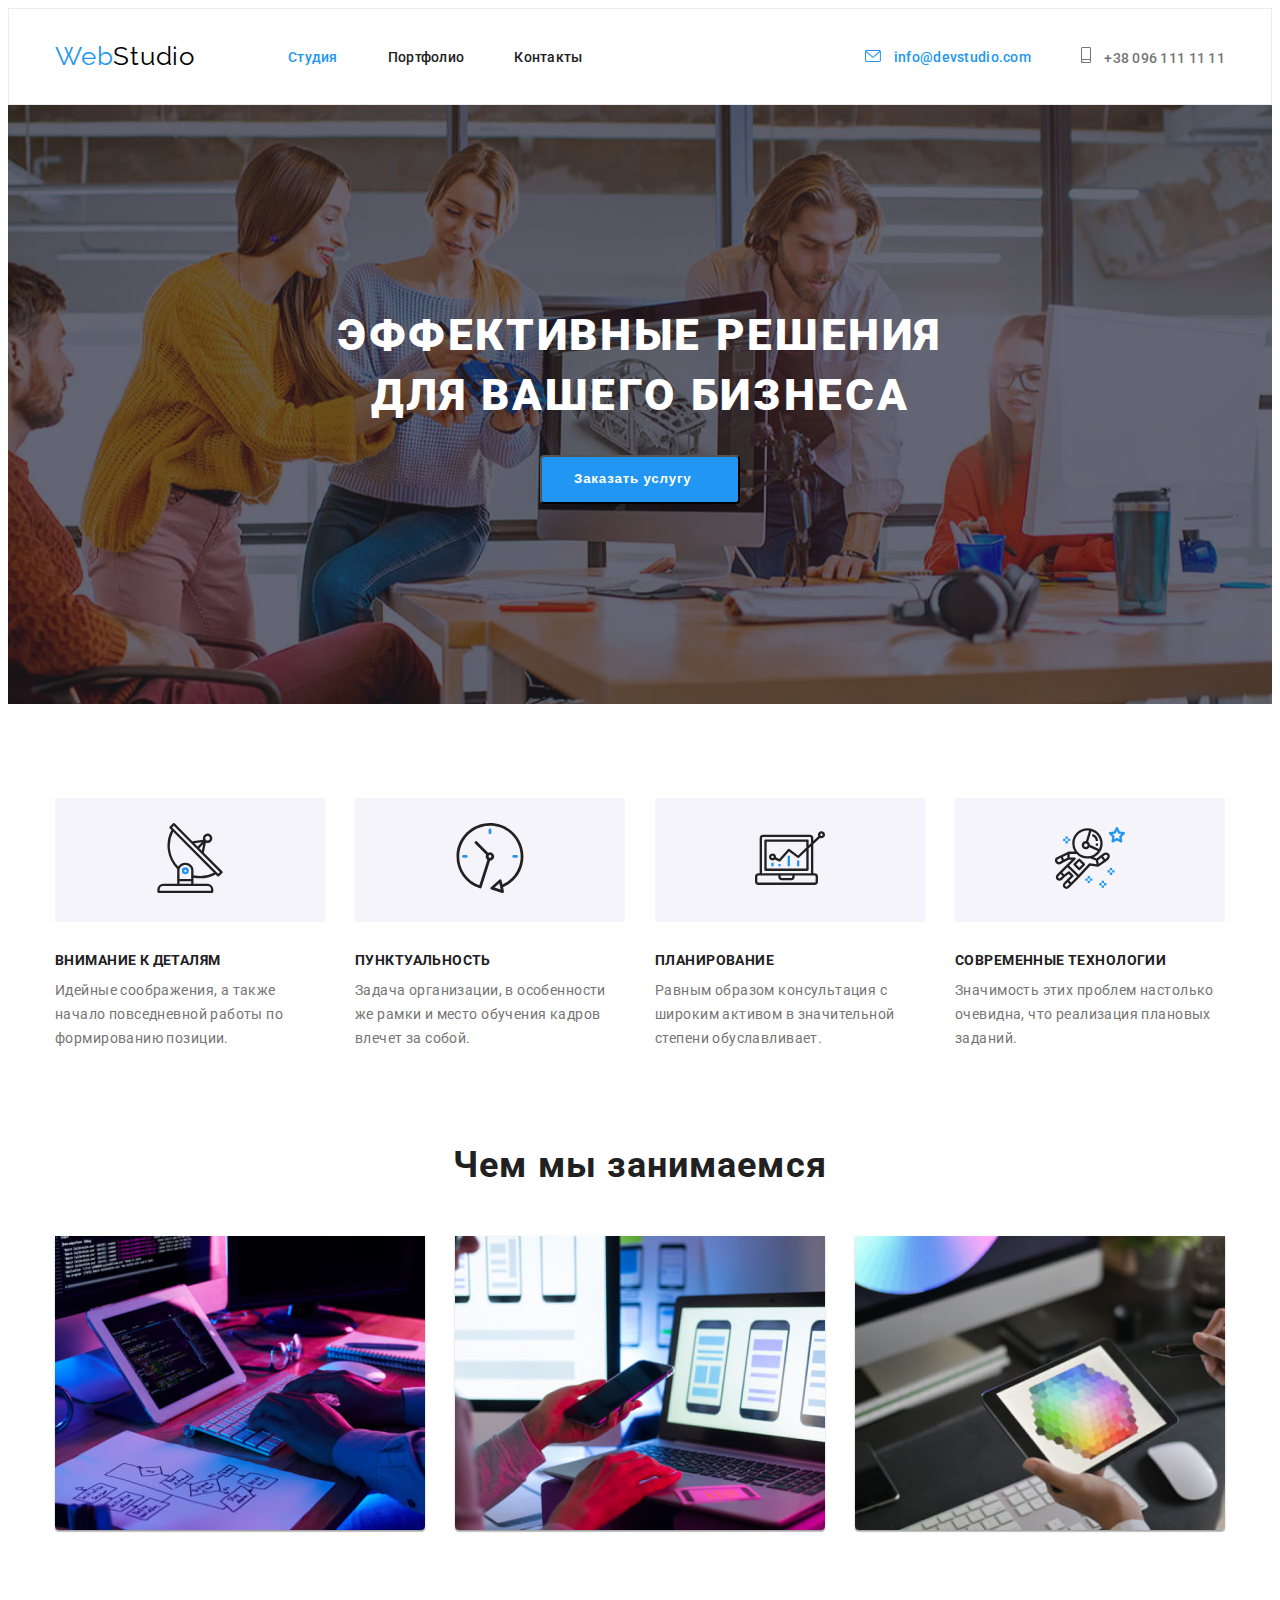
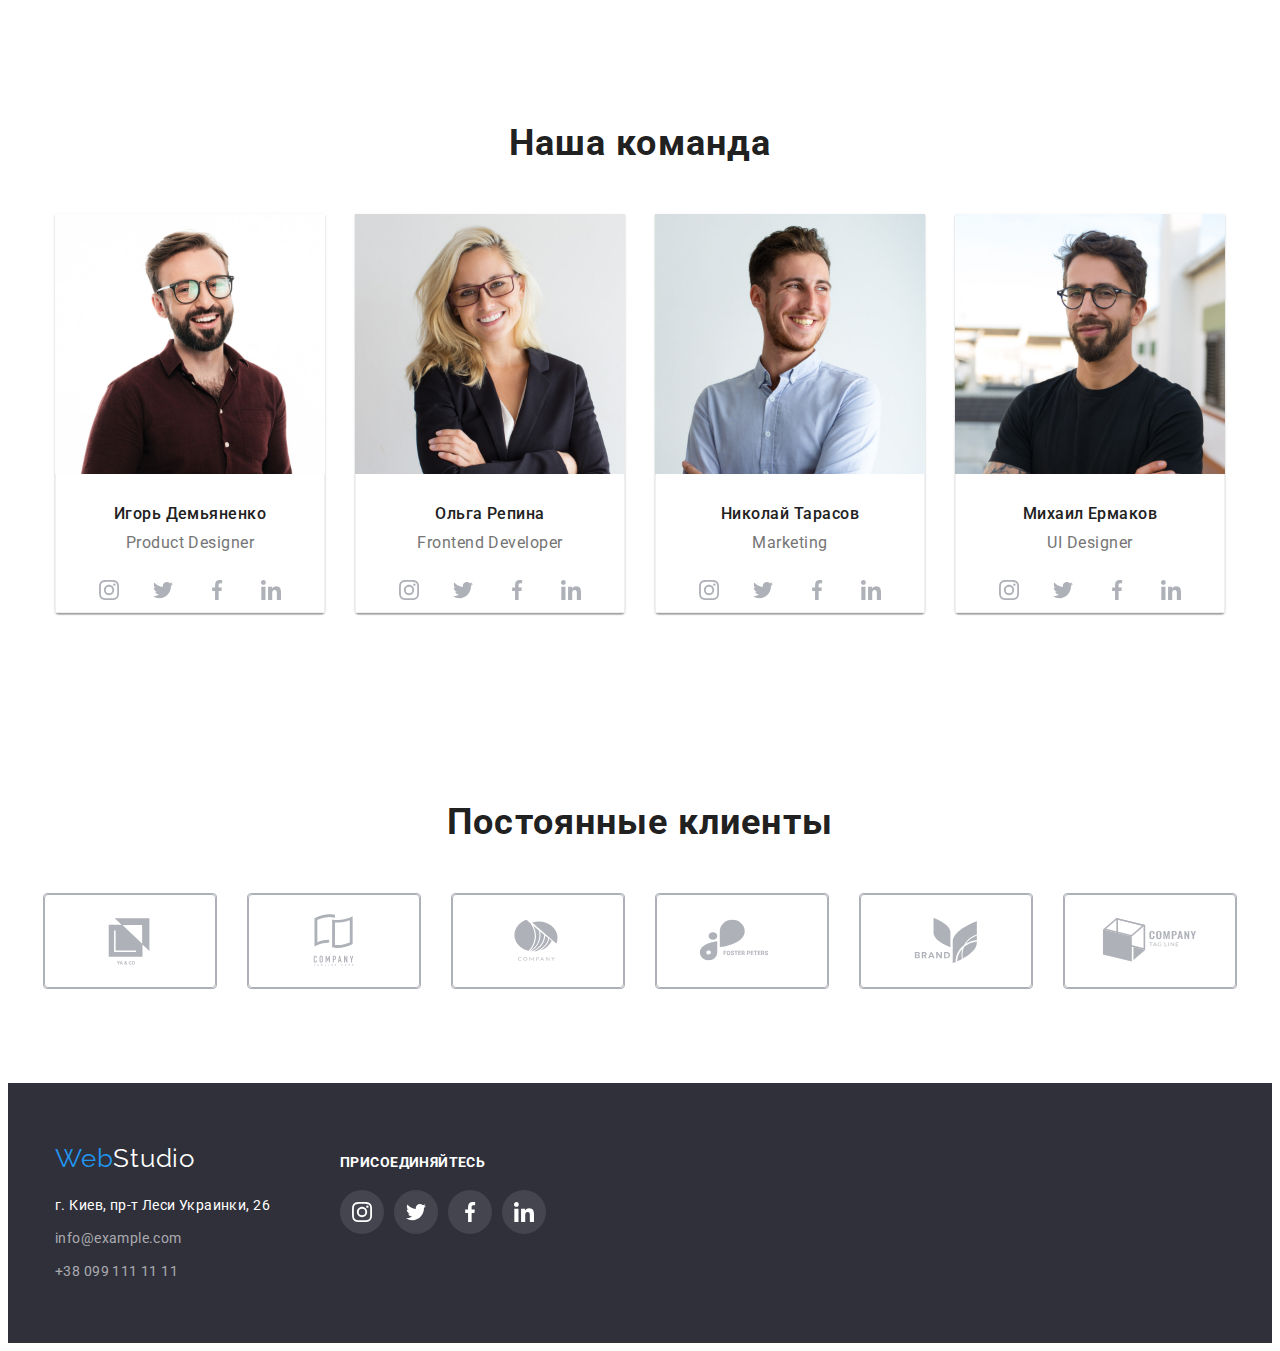
<file: index.html>
<!DOCTYPE html>
<html lang="ru">
  <head>
    <meta charset="UTF-8" />
    <meta http-equiv="X-UA-Compatible" content="IE=edge" />
    <meta name="viewport" content="width=device-width, initial-scale=1.0" />
    <title>Студия</title>
    <link rel="preconnect" href="https://fonts.googleapis.com" />
    <link rel="preconnect" href="https://fonts.gstatic.com" crossorigin />
    <link
      href="https://fonts.googleapis.com/css2?family=Raleway:wght@700&family=Roboto:wght@400;500;700;900&display=swap"
      rel="stylesheet"
    />
    <!-- Normalize start -->
    <link
      rel="stylesheet"
      href="https://cdnjs.cloudflare.com/ajax/libs/modern-normalize/1.1.0/modern-normalize.min.css"
      integrity="sha512-wpPYUAdjBVSE4KJnH1VR1HeZfpl1ub8YT/NKx4PuQ5NmX2tKuGu6U/JRp5y+Y8XG2tV+wKQpNHVUX03MfMFn9Q=="
      crossorigin="anonymous"
      referrerpolicy="no-referrer"
    />
    <!-- Normalize end -->
    <link rel="stylesheet" href="./css/styles.css" />
  </head>

  <body>
    <!-- Header section studio-->
    <header class="header">
      <div class="container header-container">
        <a class="logo link" href="./index.html" lang="en"
          >Web<span class="logo-color">Studio</span></a
        >
        <nav class="header-nav">
          <ul class="header-list list">
            <li class="header-item">
              <a class="header-link-color link" href="">Студия</a>
            </li>
            <li class="header-item">
              <a class="header-link link" href="./portfolio.html">Портфолио</a>
            </li>
            <li class="header-item"><a class="header-link link" href="">Контакты</a></li>
          </ul>
        </nav>
        <ul class="header-list list">
          <li class="header-item">
            <a class="header-link-color link" href="mailto:info@devstudio.com">
              <svg class="contacts-icon" width="16" height="12">
                <use href="./images/icons/icons.svg#envelope"></use>
              </svg>
              info@devstudio.com</a
            >
          </li>
          <li class="header-item">
            <a class="header-contacts link" href="tel:+380961111111">
              <svg class="contacts-icon" width="10" height="16">
                <use href="./images/icons/icons.svg#smartphone"></use>
              </svg>
              +38 096 111 11 11</a>
          </li>
        </ul>
      </div>
    </header>
    <!-- Main section studio-->
    <main class="main">
      <!-- Section 1 -->
      <section class="main-section-first">
        <div class="container header-container main-container">
          <h1 class="main-title-top">
            ЭФФЕКТИВНЫЕ РЕШЕНИЯ <br />
            ДЛЯ ВАШЕГО БИЗНЕСА
          </h1>
          <button class="main-btn" type="button">Заказать услугу</button>
        </div>
      </section>
      <!-- Section 2 -->
      <section class="main-section-second">
       <div class="main-conteiner-features">
          <ul class="features-list list">           
            <li class="features-item">
              <a class="features-link" href="" 
              target="_blank"
              rel="noopener noreferrer"
              aria-label="antenna">
              <svg class="features-icon" width="70" height="70">
                <use href="./images/icons/icons.svg#antenna"></use>
              </svg>
            </a>
            </li>        
            <li class="features-item">
              <a class="features-link" href="" 
              target="_blank"
              rel="noopener noreferrer"
              aria-label="clock">
              <svg class="features-icon" width="70" height="70">
                <use href="./images/icons/icons.svg#clock"></use>
              </svg>
            </a>
            </li>
            <li class="features-item">
              <a class="features-link" href="" 
              target="_blank"
              rel="noopener noreferrer"
              aria-label="diagram">
              <svg class="features-icon" width="70" height="70">
                <use href="./images/icons/icons.svg#diagram"></use>
              </svg>
            </a>
            </li>
            <li class="features-item">
              <a class="features-link" href="" 
              target="_blank"
              rel="noopener noreferrer"
              aria-label="astronaut">
              <svg class="features-icon" width="70" height="70">
                <use href="./images/icons/icons.svg#astronaut"></use>
              </svg>
            </a>
            </li>
          </ul>
        </div>
        <div class="container main-container-second">
          <ul class="main-description list">
            <li class="item">
              <div class="box">
                <h3 class="main-title">Внимание к деталям</h3>
                <p class="main-text">
                  Идейные соображения, а также начало повседневной работы по формированию позиции.
                </p>
              </div>
            </li>
            <li class="item">
              <div class="box">
                <h3 class="main-title">Пунктуальность</h3>
                <p class="main-text">
                  Задача организации, в особенности же рамки и место обучения кадров влечет за
                  собой.
                </p>
              </div>
            </li>
            <li class="item">
              <div class="box">
                <h3 class="main-title">Планирование</h3>
                <p class="main-text">
                  Равным образом консультация с широким активом в значительной степени
                  обуславливает.
                </p>
              </div>
            </li>
            <li class="item">
              <div class="box">
                <h3 class="main-title">Современные технологии</h3>
                <p class="main-text">
                  Значимость этих проблем настолько очевидна, что реализация плановых заданий.
                </p>
              </div>
            </li>
          </ul>
        </div>
      </section>
      <!-- Section 3 -->
      <section class="main-section-third">
        <div class="container main-container-third">
          <h2 class="main-title-about">Чем мы занимаемся</h2>
          <ul class="main-list list">
            <li class="main-item">
              <img
                class="main-img"
                src="images/section3/img-box1.jpg"
                alt="работа за компьютером"
                width="370"
                height="294"
              />
            </li>
            <li class="main-item">
              <img
                class="main-img"
                src="images/section3/img-box2.jpg"
                alt="работа за ноутбуком"
                width="370"
                height="294"
              />
            </li>
            <li class="main-item">
              <img
                class="main-img"
                src="images/section3/img-box3.jpg"
                alt="работа за планшетом"
                width="370"
                height="294"
              />
            </li>
          </ul>
        </div>
      </section>
      <!-- Section 4 -->
      <section class="main-section-team">
        <div class="container main-container-team">
          <h2 class="main-title-about">Наша команда</h2>
          <ul class="team-list list">
            <li class="team-item">
              <img
                class="team-img"
                src="images/section4/img1.jpg"
                alt="Игорь Демьяненко"
                width="270"
                height="260"
              />
              <div class="team-wrapper">
                <h3 class="team-title">Игорь Демьяненко</h3>
                <p class="team-text" lang="en">Product Designer</p>
                <ul class="socials list">
                  <li class="socials-item">
                    <a
                      class="socials-link"
                      href=""
                      target="_blank"
                      rel="noopener noreferrer"
                      aria-label="instagram"
                    >
                      <svg class="socials-icon" width="20" height="20">
                        <use href="./images/icons/icons.svg#instagram"></use>
                      </svg>
                    </a>
                  </li>
                  <li class="socials-item">
                    <a
                      class="socials-link"
                      href=""
                      target="_blank"
                      rel="noopener noreferrer"
                      aria-label="twitter"
                    >
                      <svg class="socials-icon" width="20" height="20">
                        <use href="./images/icons/icons.svg#twitter"></use>
                      </svg>
                    </a>
                  </li>
                  <li class="socials-item">
                    <a
                      class="socials-link"
                      href=""
                      target="_blank"
                      rel="noopener noreferrer"
                      aria-label="facebook"
                    >
                      <svg class="socials-icon" width="20" height="20">
                        <use href="./images/icons/icons.svg#facebook"></use>
                      </svg>
                    </a>
                  </li>
                  <li class="socials-item">
                    <a
                      class="socials-link"
                      href=""
                      target="_blank"
                      rel="noopener noreferrer"
                      aria-label="linkedin"
                    >
                      <svg class="socials-icon" width="20" height="20">
                        <use href="./images/icons/icons.svg#linkedin"></use>
                      </svg>
                    </a>
                  </li>
                </ul>
              </div>
            </li>
            <li class="team-item">
              <img
                class="team-img"
                src="images/section4/img2.jpg"
                alt="Ольга Репина"
                width="270"
                height="260"
              />
              <div class="team-wrapper">
                <h3 class="team-title">Ольга Репина</h3>
                <p class="team-text" lang="en">Frontend Developer</p>
                <ul class="socials list">
                  <li class="socials-item">
                    <a
                      class="socials-link"
                      href=""
                      target="_blank"
                      rel="noopener noreferrer"
                      aria-label="instagram"
                    >
                      <svg class="socials-icon" width="20" height="20">
                        <use href="./images/icons/icons.svg#instagram"></use>
                      </svg>
                    </a>
                  </li>
                  <li class="socials-item">
                    <a
                      class="socials-link"
                      href=""
                      target="_blank"
                      rel="noopener noreferrer"
                      aria-label="twitter"
                    >
                      <svg class="socials-icon" width="20" height="20">
                        <use href="./images/icons/icons.svg#twitter"></use>
                      </svg>
                    </a>
                  </li>
                  <li class="socials-item">
                    <a
                      class="socials-link"
                      href=""
                      target="_blank"
                      rel="noopener noreferrer"
                      aria-label="facebook"
                    >
                      <svg class="socials-icon" width="20" height="20">
                        <use href="./images/icons/icons.svg#facebook"></use>
                      </svg>
                    </a>
                  </li>
                  <li class="socials-item">
                    <a
                      class="socials-link"
                      href=""
                      target="_blank"
                      rel="noopener noreferrer"
                      aria-label="linkedin"
                    >
                      <svg class="socials-icon" width="20" height="20">
                        <use href="./images/icons/icons.svg#linkedin"></use>
                      </svg>
                    </a>
                  </li>
                </ul>
              </div>
            </li>
            <li class="team-item">
              <img
                class="team-img"
                src="images/section4/img3.jpg"
                alt="Николай Тарасов"
                width="270"
                height="260"
              />
              <div class="team-wrapper">
                <h3 class="team-title">Николай Тарасов</h3>
                <p class="team-text" lang="en">Marketing</p>
                <ul class="socials list">
                  <li class="socials-item">
                    <a
                      class="socials-link"
                      href=""
                      target="_blank"
                      rel="noopener noreferrer"
                      aria-label="instagram"
                    >
                      <svg class="socials-icon" width="20" height="20">
                        <use href="./images/icons/icons.svg#instagram"></use>
                      </svg>
                    </a>
                  </li>
                  <li class="socials-item">
                    <a
                      class="socials-link"
                      href=""
                      target="_blank"
                      rel="noopener noreferrer"
                      aria-label="twitter"
                    >
                      <svg class="socials-icon" width="20" height="20">
                        <use href="./images/icons/icons.svg#twitter"></use>
                      </svg>
                    </a>
                  </li>
                  <li class="socials-item">
                    <a
                      class="socials-link"
                      href=""
                      target="_blank"
                      rel="noopener noreferrer"
                      aria-label="facebook"
                    >
                      <svg class="socials-icon" width="20" height="20">
                        <use href="./images/icons/icons.svg#facebook"></use>
                      </svg>
                    </a>
                  </li>
                  <li class="socials-item">
                    <a
                      class="socials-link"
                      href=""
                      target="_blank"
                      rel="noopener noreferrer"
                      aria-label="linkedin"
                    >
                      <svg class="socials-icon" width="20" height="20">
                        <use href="./images/icons/icons.svg#linkedin"></use>
                      </svg>
                    </a>
                  </li>
                </ul>
              </div>
            </li>
            <li class="team-item">
              <img
                class="team-img"
                src="images/section4/img4.jpg"
                alt="Михаил Ермаков"
                width="270"
                height="260"
              />
              <div class="team-wrapper">
                <h3 class="team-title">Михаил Ермаков</h3>
                <p class="team-text" lang="en">UI Designer</p>
                <ul class="socials list">
                  <li class="socials-item">
                    <a
                      class="socials-link"
                      href=""
                      target="_blank"
                      rel="noopener noreferrer"
                      aria-label="instagram"
                    >
                      <svg class="socials-icon" width="20" height="20">
                        <use href="./images/icons/icons.svg#instagram"></use>
                      </svg>
                    </a>
                  </li>
                  <li class="socials-item">
                    <a
                      class="socials-link"
                      href=""
                      target="_blank"
                      rel="noopener noreferrer"
                      aria-label="twitter"
                    >
                      <svg class="socials-icon" width="20" height="20">
                        <use href="./images/icons/icons.svg#twitter"></use>
                      </svg>
                    </a>
                  </li>
                  <li class="socials-item">
                    <a
                      class="socials-link"
                      href=""
                      target="_blank"
                      rel="noopener noreferrer"
                      aria-label="facebook"
                    >
                      <svg class="socials-icon" width="20" height="20">
                        <use href="./images/icons/icons.svg#facebook"></use>
                      </svg>
                    </a>
                  </li>
                  <li class="socials-item">
                    <a
                      class="socials-link"
                      href=""
                      target="_blank"
                      rel="noopener noreferrer"
                      aria-label="linkedin"
                    >
                      <svg class="socials-icon" width="20" height="20">
                        <use href="./images/icons/icons.svg#linkedin"></use>
                      </svg>
                    </a>
                  </li>
                </ul>
              </div>
            </li>
          </ul>
        </div>
      </section>
      <section class="sections-clients">
        <div>
          <h2 class="title-clients">Постоянные клиенты</h2>
          <ul class="clients-list list">
            <div class="conteiner-clients">
            <li class="clients-item">
              <a class="clients-link" href="" 
              target="_blank"
              rel="noopener noreferrer"
              aria-label="logo">
              <svg class="clients-icon" width="106" height="60">
                <use href="./images/icons/icons.svg#logo"></use>
              </svg>
            </a>
            </li>
          </div>
          <div class="conteiner-clients">
            <li class="clients-item">
              <a class="clients-link" href="" 
              target="_blank"
              rel="noopener noreferrer"
              aria-label="logo1">
              <svg class="clients-icon" width="106" height="60">
                <use href="./images/icons/icons.svg#logo1"></use>
              </svg>
            </a>
            </li>
          </div>
          <div class="conteiner-clients">
            <li class="clients-item">
              <a class="clients-link" href="" 
              target="_blank"
              rel="noopener noreferrer"
              aria-label="logo2">
              <svg class="clients-icon" width="106" height="60">
                <use href="./images/icons/icons.svg#logo2"></use>
              </svg>
            </a>
            </li>
          </div>
          <div class="conteiner-clients">
            <li class="clients-item">
              <a class="clients-link" href="" 
              target="_blank"
              rel="noopener noreferrer"
              aria-label="logo3">
              <svg class="clients-icon" width="106" height="60">
                <use href="./images/icons/icons.svg#logo3"></use>
              </svg>
            </a>
            </li>
          </div>
          <div class="conteiner-clients">
            <li class="clients-item">
              <a class="clients-link" href="" 
              target="_blank"
              rel="noopener noreferrer"
              aria-label="logo4">
              <svg class="clients-icon" width="106" height="60">
                <use href="./images/icons/icons.svg#logo4"></use>
              </svg>
            </a>
            </li>
          </div>
          <div class="conteiner-clients">
            <li class="clients-item">
              <a class="clients-link" href="" 
              target="_blank"
              rel="noopener noreferrer"
              aria-label="logo5">
              <svg class="clients-icon" width="106" height="60">
                <use href="./images/icons/icons.svg#logo5"></use>
              </svg>
            </a>
            </li>
          </div>
          </ul>
        </div>
      </section>
    </main>
    <!-- Footer section-->
    <footer class="footer">
      <div class="container footer-container">
        <div class="container-addres">
        <a class="footer-web link" href="" lang="en"
          >Web<span class="footer-web-color">Studio</span></a
        >
            <address class="footer-addres">
            <ul class="footer-list list">
              <li class="footer-item">
                <a
                  class="footer-contacts-color link"
                  href="https://goo.gl/maps/WVLapYZfEZGpbT3C7"
                  target="_blank"
                  rel="noopener noreferrer"
                  >г. Киев, пр-т Леси Украинки, 26</a
                >
              </li>
              <li class="footer-item">
                <a class="footer-contacts link" href="mailto:info@example.com">info@example.com</a>
              </li>
              <li class="footer-item">
                <a class="footer-contacts link" href="tel:+380991111111">+38 099 111 11 11</a>
              </li>
            </ul>
          </address>
          </div>       
          <div class="container-socials">
            <h3 class="footer-title">присоединяйтесь</h3>
            <ul class="footer-socials list">
              <li class="footer-socials-item">
                <a
                  class="footer-socials-link"
                  href=""
                  target="_blank"
                  rel="noopener noreferrer"
                  aria-label="instagram"
                >
                  <svg width="20" height="20">
                    <use href="./images/icons/icons.svg#instagram1"></use>
                  </svg>
                </a>
              </li>
              <li class="footer-socials-item">
                <a
                  class="footer-socials-link"
                  href=""
                  target="_blank"
                  rel="noopener noreferrer"
                  aria-label="twitter"
                >
                  <svg width="20" height="20">
                    <use href="./images/icons/icons.svg#twitter1"></use>
                  </svg>
                </a>
              </li>
              <li class="footer-socials-item">
                <a
                  class="footer-socials-link"
                  href=""
                  target="_blank"
                  rel="noopener noreferrer"
                  aria-label="facebook"
                >
                  <svg width="20" height="20">
                    <use href="./images/icons/icons.svg#facebook1"></use>
                  </svg>
                </a>
              </li>
              <li class="footer-socials-item">
                <a
                  class="footer-socials-link"
                  href=""
                  target="_blank"
                  rel="noopener noreferrer"
                  aria-label="linkedin"
                >
                  <svg width="20" height="20">
                    <use href="./images/icons/icons.svg#linkedin1"></use>
                  </svg>
                </a>
              </li>
            </ul>
          </div>
      </div>
    </footer>
  </body>
</html>
</file>
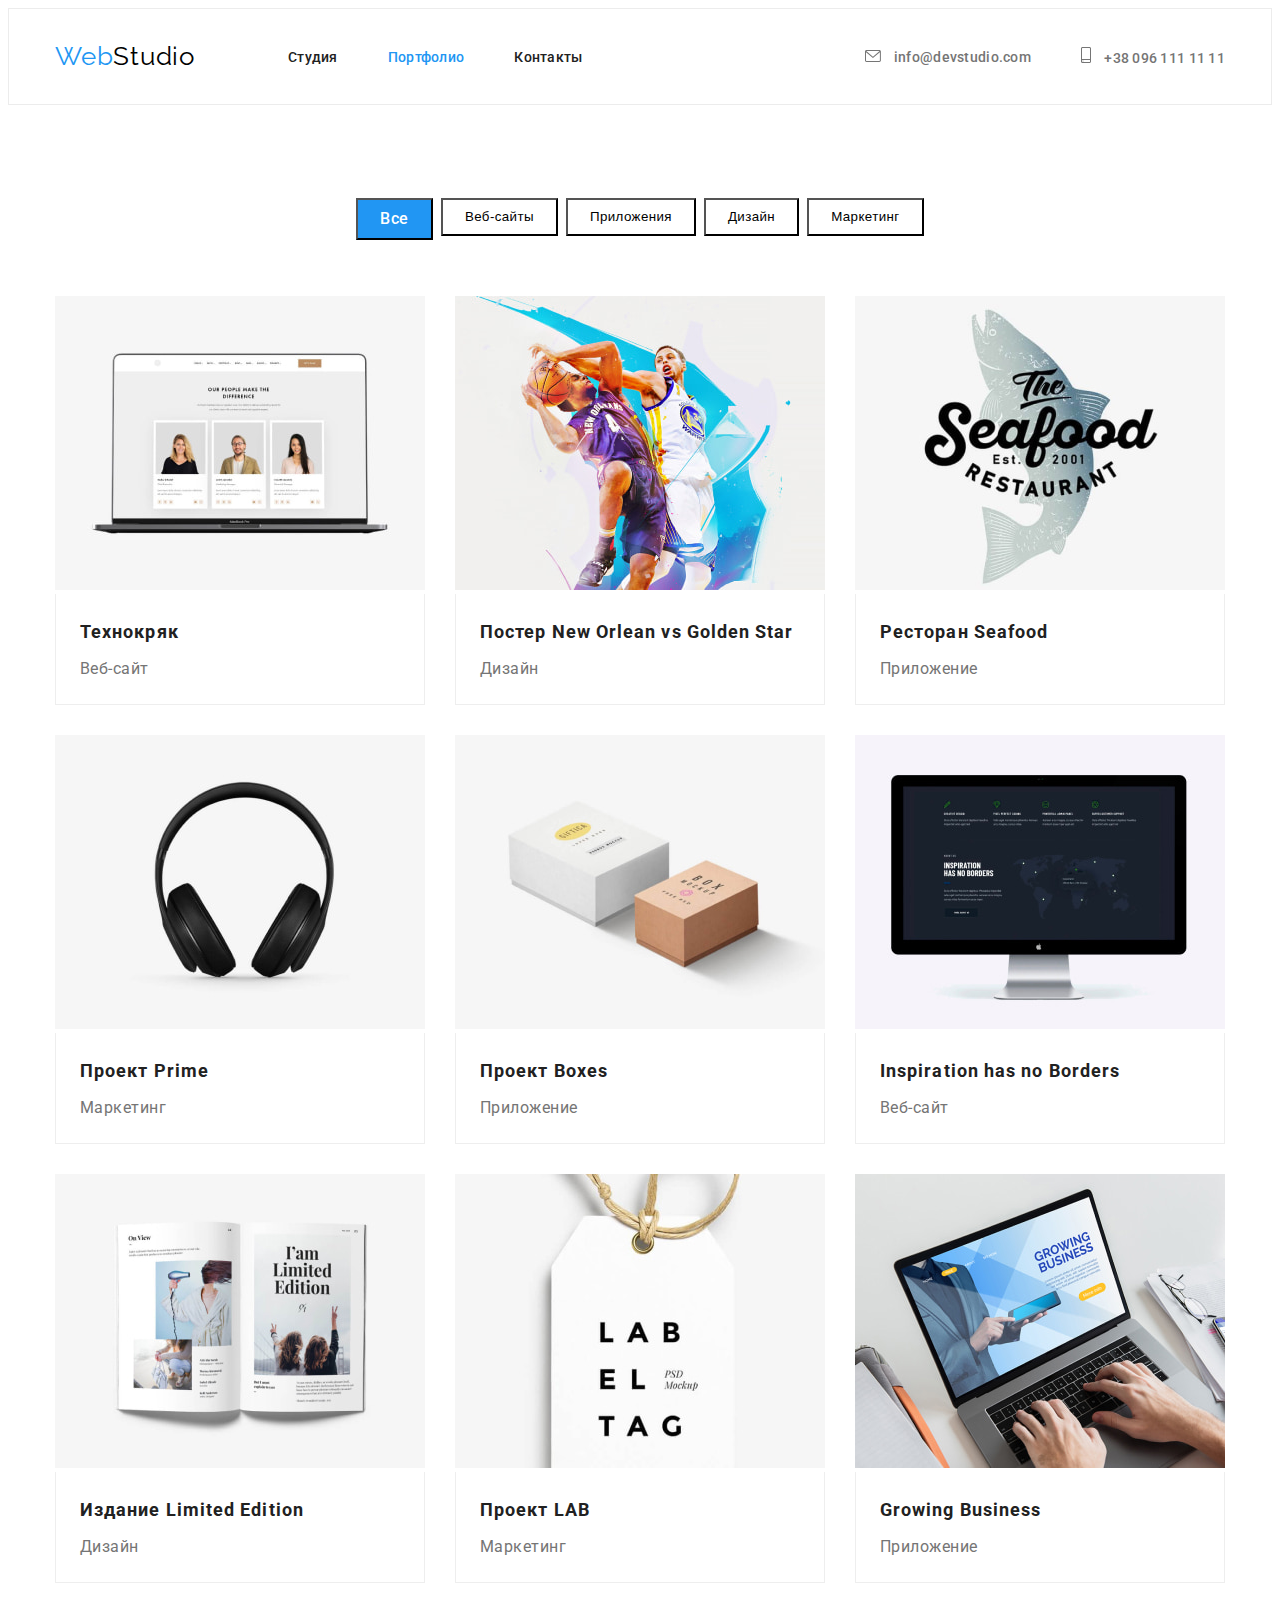
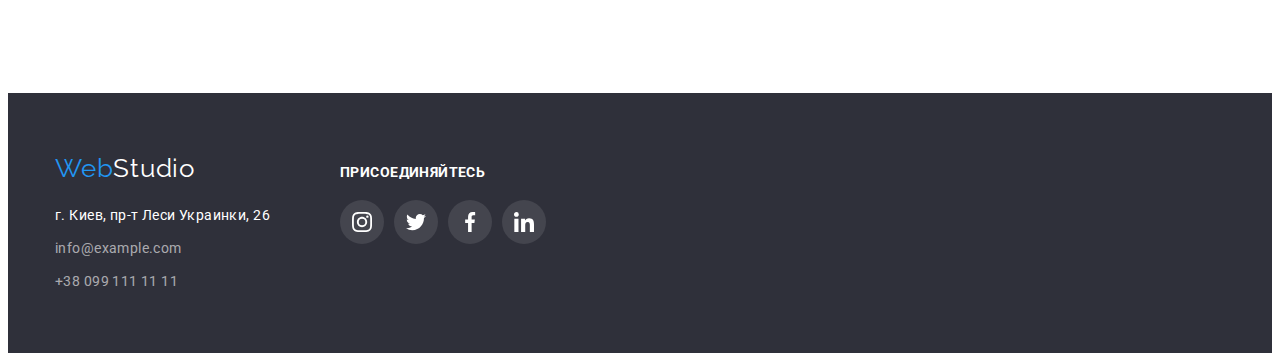
<file: portfolio.html>
<!DOCTYPE html>
<html lang="ru">
  <head>
    <meta charset="UTF-8" />
    <meta http-equiv="X-UA-Compatible" content="IE=edge" />
    <meta name="viewport" content="width=device-width, initial-scale=1.0" />
    <title>Портфолио</title>
    <link rel="preconnect" href="https://fonts.googleapis.com" />
    <link rel="preconnect" href="https://fonts.gstatic.com" crossorigin />
    <link
      href="https://fonts.googleapis.com/css2?family=Raleway:wght@700&family=Roboto:wght@400;500;700;900&display=swap"
      rel="stylesheet"
    />
    <!-- Normalize start -->
    <link
      rel="stylesheet"
      href="https://cdnjs.cloudflare.com/ajax/libs/modern-normalize/1.1.0/modern-normalize.min.css"
      integrity="sha512-wpPYUAdjBVSE4KJnH1VR1HeZfpl1ub8YT/NKx4PuQ5NmX2tKuGu6U/JRp5y+Y8XG2tV+wKQpNHVUX03MfMFn9Q=="
      crossorigin="anonymous"
      referrerpolicy="no-referrer"
    />
    <!-- Normalize end -->
    <link rel="stylesheet" href="./css/styles.css" />
  </head>
  <body>
    <!-- Header portfolio-->
    <header class="header">
      <div class="container header-container">
        <a class="logo link" href="./portfolio.html" lang="en"
          >Web<span class="logo-color">Studio</span></a
        >
        <nav class="header-nav-portfolio">
          <ul class="header-list-portfolio list">
            <li class="header-item-portfolio">
              <a class="header-link-portfolio link" href="./index.html">Студия</a>
            </li>
            <li class="header-item-portfolio">
              <a class="header-link-portfolio-color link" href="">Портфолио</a>
            </li>
            <li class="header-item-portfolio">
              <a class="header-link-portfolio link" href="">Контакты</a>
            </li>
          </ul>
        </nav>
        <ul class="header-list-portfolio list">
          <li class="header-item-portfolio">
            <a class="header-contacts-portfolio link" href="mailto:info@devstudio.com">
              <svg class="contacts-icon" width="16" height="12">
                <use href="./images/icons/icons.svg#envelope"></use>
              </svg>
              info@devstudio.com</a
            >
          </li>
          <li class="header-item-portfolio">
            <a class="header-contacts-portfolio link" href="tel:+380961111111">
              <svg class="contacts-icon" width="10" height="16">
                <use href="./images/icons/icons.svg#smartphone"></use>
              </svg>
              +38 096 111 11 11</a>
          </li>
        </ul>
      </div>
    </header>
    <!-- Main section portfolio-->
    <main>
      <section class="section-portfolio">
        <div class="container main-container-portfolio">
          <h1 class="visually-hiden">Портфолио</h1>
          <ul class="list container-list">
            <li class="main-item-portfolio">
              <button type="button" class="btn-portfolio-color">Все</button>
            </li>
            <li class="main-item-portfolio">
              <button type="button" class="btn-portfolio">Веб-сайты</button>
            </li>
            <li class="main-item-portfolio">
              <button type="button" class="btn-portfolio">Приложения</button>
            </li>
            <li class="main-item-portfolio">
              <button type="button" class="btn-portfolio">Дизайн</button>
            </li>
            <li class="main-item-portfolio">
              <button type="button" class="btn-portfolio">Маркетинг</button>
            </li>
          </ul>
          <ul class="list list-title">
            <li class="item-portfolio">
              <a href="" class="link"
                ><img src="imaiges/portfolio/img.jpg" alt="Технокряк" width="370" height="294"
              /></a>
              <div class="container-title">
                <h2 class="title-portfolio">Технокряк</h2>
                <p class="text-portfolio">Веб-сайт</p>
              </div>
            </li>
            <li class="item-portfolio">
              <a href="" class="link"
                ><img
                  src="imaiges/portfolio/img2.jpg"
                  alt="Постер New Orlean vs Golden Star"
                  width="370"
                  height="294"
              /></a>
              <div class="container-title">
                <h2 class="title-portfolio" lang="en">Постер New Orlean vs Golden Star</h2>
                <p class="text-portfolio">Дизайн</p>
              </div>
            </li>
            <li class="item-portfolio">
              <a href="" class="link"
                ><img
                  src="imaiges/portfolio/img3.jpg"
                  alt="Ресторан Seafood"
                  width="370"
                  height="294"
              /></a>
              <div class="container-title">
                <h2 class="title-portfolio" lang="en">Ресторан Seafood</h2>
                <p class="text-portfolio">Приложение</p>
              </div>
            </li>
            <li class="item-portfolio">
              <a href="" class="link"
                ><img src="imaiges/portfolio/img4.jpg" alt="Проект Prime" width="370" height="294"
              /></a>
              <div class="container-title">
                <h2 class="title-portfolio" lang="en">Проект Prime</h2>
                <p class="text-portfolio">Маркетинг</p>
              </div>
            </li>
            <li class="item-portfolio">
              <a href="" class="link"
                ><img src="imaiges/portfolio/img5.jpg" alt="Проект Boxes" width="370" height="294"
              /></a>
              <div class="container-title">
                <h2 class="title-portfolio" lang="en">Проект Boxes</h2>
                <p class="text-portfolio">Приложение</p>
              </div>
            </li>
            <li class="item-portfolio">
              <a href="" class="link"
                ><img
                  src="imaiges/portfolio/img6.jpg"
                  alt="Inspiration has no Borders"
                  width="370"
                  height="294"
              /></a>
              <div class="container-title">
                <h2 class="title-portfolio" lang="en">Inspiration has no Borders</h2>
                <p class="text-portfolio">Веб-сайт</p>
              </div>
            </li>
            <li class="item-portfolio">
              <a href="" class="link"
                ><img
                  src="imaiges/portfolio/img7.jpg"
                  alt="Издание Limited Edition"
                  width="370"
                  height="294"
              /></a>
              <div class="container-title">
                <h2 class="title-portfolio" lang="en">Издание Limited Edition</h2>
                <p class="text-portfolio text-reset">Дизайн</p>
              </div>
            </li>
            <li class="item-portfolio">
              <a href="" class="link"
                ><img src="imaiges/portfolio/img8.jpg" alt="Проект LAB" width="370" height="294"
              /></a>
              <div class="container-title">
                <h2 class="title-portfolio" lang="en">Проект LAB</h2>
                <p class="text-portfolio text-reset">Маркетинг</p>
              </div>
            </li>
            <li class="item-portfolio">
              <a href="" class="link"
                ><img
                  src="imaiges/portfolio/img9.jpg"
                  alt="Growing Business"
                  width="370"
                  height="294"
              /></a>
              <div class="container-title">
                <h2 class="title-portfolio" lang="en">Growing Business</h2>
                <p class="text-portfolio text-reset">Приложение</p>
              </div>
            </li>
          </ul>
        </div>
      </section>
    </main>
    <!-- Footer -->
    <footer class="footer">
      <div class="container footer-container">
        <div class="container-addres">
        <a class="footer-web link" href="" lang="en"
          >Web<span class="footer-web-color">Studio</span></a
        >
            <address class="footer-addres">
            <ul class="footer-list list">
              <li class="footer-item">
                <a
                  class="footer-contacts-color link"
                  href="https://goo.gl/maps/WVLapYZfEZGpbT3C7"
                  target="_blank"
                  rel="noopener noreferrer"
                  >г. Киев, пр-т Леси Украинки, 26</a
                >
              </li>
              <li class="footer-item">
                <a class="footer-contacts link" href="mailto:info@example.com">info@example.com</a>
              </li>
              <li class="footer-item">
                <a class="footer-contacts link" href="tel:+380991111111">+38 099 111 11 11</a>
              </li>
            </ul>
          </address>
          </div>       
          <div class="container-socials">
            <h3 class="footer-title">присоединяйтесь</h3>
            <ul class="footer-socials list">
              <li class="footer-socials-item">
                <a
                  class="footer-socials-link"
                  href=""
                  target="_blank"
                  rel="noopener noreferrer"
                  aria-label="instagram"
                >
                  <svg width="20" height="20">
                    <use href="./images/icons/icons.svg#instagram1"></use>
                  </svg>
                </a>
              </li>
              <li class="footer-socials-item">
                <a
                  class="footer-socials-link"
                  href=""
                  target="_blank"
                  rel="noopener noreferrer"
                  aria-label="twitter"
                >
                  <svg width="20" height="20">
                    <use href="./images/icons/icons.svg#twitter1"></use>
                  </svg>
                </a>
              </li>
              <li class="footer-socials-item">
                <a
                  class="footer-socials-link"
                  href=""
                  target="_blank"
                  rel="noopener noreferrer"
                  aria-label="facebook"
                >
                  <svg width="20" height="20">
                    <use href="./images/icons/icons.svg#facebook1"></use>
                  </svg>
                </a>
              </li>
              <li class="footer-socials-item">
                <a
                  class="footer-socials-link"
                  href=""
                  target="_blank"
                  rel="noopener noreferrer"
                  aria-label="linkedin"
                >
                  <svg width="20" height="20">
                    <use href="./images/icons/icons.svg#linkedin1"></use>
                  </svg>
                </a>
              </li>
            </ul>
          </div>
      </div>
    </footer>
  </body>
</html>
</file>
<file: css/styles.css>
html {
  box-sizing: border-box;
}

*,
*::before,
*::after {
  box-sizing: inherit;
}

:root {
  /* fots */
  --main-font: Roboto, sans-serif;
  --secondary-font: Raleway, sans-serif;

  /* text colors */
  --main-txt-cl: #212121;
  --additional-txt-cl: #2196f3;
  --grey-txt-cl: #757575;
  --white-txt-cl: #ffffff;

  /* bg colors */
  --dark-bg-cl: #2f303a;
  --grey-bg-cl: #e5e5e5;
  --blue-bg-cl: #2196f3;
  --additional-bg-cl: #ffffff;

  /* others */
  --indent: 30px;
  --items: 3;
}

body {
  font-family: var(--main-font);
  color: var(--main-txt-cl);
}

/* reset styles */
h1,
h2,
h3,
h4,
h5,
h6,
p {
  margin: 0;
}

.link {
  text-decoration: none;
  color: currentColor;
}

.list {
  padding: 0;

  list-style: none;
}

/* Base styles */

.container {
  width: 1200px;
  margin-left: auto;
  margin-right: auto;
  padding-left: 15px;
  padding-right: 15px;
}

/*  Header section studio/portfolio */

.header {
  padding-top: 32px;
  padding-bottom: 32px;

  background-color: #ffffff;
  border: 1px solid #ECECEC;
}

.header-container {
  display: flex;
  align-items: center; 
}

.logo {
  margin-right: 93px;

  font-family: var(--secondary-font);
  font-size: 26px;
  line-height: calc(31 / 26);
  letter-spacing: 0.03em;
  color: var(--additional-txt-cl);
}
.logo-color {
  color: #000000;
}

.header-nav,
.header-nav-portfolio {
  margin-right: auto;
}

.header-list,
.header-list-portfolio {
  display: flex;
  gap: 50px;
  margin: 0;
}

.header-link-color,
.header-link-portfolio-color {
  font-weight: 500;
  font-size: 14px;
  letter-spacing: 0.02em;
  color: var(--additional-txt-cl);
}

.contacts-icon {
  align-items: center;
  margin-right: 10px;
  fill: currentColor;
}

.header-link:hover,
.header-link:focus {
  color: var(--additional-txt-cl);
}

.header-contacts:hover,
.header-contacts:focus {
  color: var(--additional-txt-cl);
}

.header-link-portfolio:hover,
.header-link-portfolio:focus {
  color: var(--additional-txt-cl);
}

.header-contacts-portfolio:hover,
.header-contacts-portfolio:focus {
  color: var(--additional-txt-cl);
}

.header-link,
.header-link-portfolio {
  font-weight: 500;
  font-size: 14px;
  letter-spacing: 0.02em;
  color: var(--main-txt-cl);
}

.header-contacts,
.header-contacts-portfolio {
  padding-right: 0;
  font-weight: 500;
  font-size: 14px;
  letter-spacing: 0.02em;
  color: var(--grey-txt-cl);
}

/* Main section studio/portfolio */

.main-section-first {
  background-color: var(--dark-bg-cl);
  padding-top: 200px;
  padding-bottom: 200px;

  background-image: linear-gradient(to right, rgba(47, 48, 58, 0.4), rgba(47, 48, 58, 0.4)), url(../images/section1/Img.jpg);
  background-repeat: no-repeat;
  background-position: center;
  max-width: 1600px;
  margin-left: auto;
  margin-right: auto;
}

.main-container {
  flex-direction: column;
}

.main-title-top {
  margin-bottom: 30px;

  font-weight: 900;
  font-size: 44px;
  line-height: calc(60 / 44);
  text-align: center;
  letter-spacing: 0.06em;
  color: var(--white-txt-cl);
}
.main-btn {
  display: flex;
  padding: 10px 32px;
  margin-left: auto;
  margin-right: auto;
  min-width: 200px;
  box-shadow: 0px 4px 4px rgba(0, 0, 0, 0.15);
  border-radius: 4px;

  background-color: var(--blue-bg-cl);
  font-weight: 700;
  line-height: calc(30 / 16);
  letter-spacing: 0.06em;
  align-items: center;
  text-align: center;
  cursor: pointer;
  color: var(--white-txt-cl);
}

.main-btn:hover,
.main-btn:focus {
  color: var(--blue-bg-cl);
}

.section-portfolio {
  padding-top: 94px;
  padding-bottom: 94px;

  background-color: var(--additional-bg-cl);
}

.main-section-second {
  padding-top: 94px;
  padding-bottom: 94px;

  background-color: var(--additional-bg-cl);
}

/* Features section */

.features-list {
 display: flex; 
 gap: 30px;
 justify-content: center;
 margin: 0;
}

.features-item {
  display: flex;
  padding: 25px 100px;
  background-color: #F5F4FA;
  margin-bottom: 30px;
}

.main-description {
  display: flex;
  gap: 30px;
  margin-top: 0;
  margin-bottom: 0;
}

.container-list {
  display: flex;
  gap: 8px;
  margin-top: 0;
  margin-bottom: 56px;
  justify-content: center;
}

.list-title {
  display: flex;
  flex-wrap: wrap;
  gap: var(--indent);
  margin-top: 0;
}

/* .list-title > .item-portfolio {
  flex-basis: calc((100% - (var(--indent)) * (var(--items) - 1)) / var(--items));
} */

.container-title {
  padding: 20px 24px;
  border: 1px solid #eeeeee;
  border-top: none;
  width: 100%;
  background-color: #FFFFFF;
}

.item-portfolio:hover,
.item-portfolio:focus {
  box-shadow: 0px 1px 1px rgba(0, 0, 0, 0.12), 0px 4px 4px rgba(0, 0, 0, 0.06), 1px 4px 6px rgba(0, 0, 0, 0.16);
}

.box {
  display: flex;
  max-width: 270px;
  flex-direction: column;
  flex-wrap: nowrap;
}

.main-title {
  display: flex;
  margin-bottom: 10px;
  font-size: 14px;
  line-height: calc(16 / 14);
  letter-spacing: 0.03em;
  text-transform: uppercase;
}

.main-text {
  margin: 0;

  font-size: 14px;
  line-height: calc(24 / 14);
  letter-spacing: 0.03em;
  color: var(--grey-txt-cl);
}

.main-section-third {
  padding-bottom: 94px;

  background-color: var(--additional-bg-cl);
}

.main-title-about {
  display: flex;
  justify-content: center;
  margin-bottom: 50px;

  font-size: 36px;
  line-height: calc(42 / 36);
  text-align: center;
  letter-spacing: 0.03em;
}

.main-list {
  display: flex;
  gap: 30px;
  margin-top: 0;
  margin-bottom: 0;
}

.main-img {
  box-shadow: 0px 1px 3px rgba(0, 0, 0, 0.12), 0px 1px 1px rgba(0, 0, 0, 0.14),
    0px 2px 1px rgba(0, 0, 0, 0.2);
  border-radius: 0px 0px 4px 4px;
}

.main-section-team {
  padding-top: 94px;
  padding-bottom: 94px;

  background-color: var(--additional-bg-cl);
}

.team-list {
  display: flex;
  gap: 30px;
  margin: 0;
}

.team-item {
  display: flex;
  flex-wrap: wrap;
  justify-content: center;
  box-shadow: 0px 1px 3px rgba(0, 0, 0, 0.12), 0px 1px 1px rgba(0, 0, 0, 0.14),
    0px 2px 1px rgba(0, 0, 0, 0.2);
  border-radius: 0px 0px 4px 4px;
}

.team-wrapper {
  padding-top: 30px;
  padding-left: 30px;
  padding-right: 30px;
  padding-bottom: 0;
  width: 100%;
  border: 1px solid #eeeeee;
  border-top: none;
  background-color: #ffffff;
}

.team-title {
  display: flex;
  justify-content: center;
  font-weight: 500;
  font-size: 16px;
  text-align: center;
  letter-spacing: 0.03em;
  margin-bottom: 10px;
}

.team-text {
  margin-top: 0;
  margin-bottom: 16px;

  text-align: center;
  letter-spacing: 0.03em;
  color: var(--grey-txt-cl);
}

/* sections-clients */

.sections-clients {
  padding-top: 94px;
  padding-bottom: 94px;
  background-color: var(--additional-bg-cl);
}

.conteiner-clients {
  border: 1px solid #AFB1B8;
  border-radius: 4px;
}

.title-clients {
  font-size: 36px;
  line-height: calc(42 / 36);
  text-align: center;
  letter-spacing: 0.03em;
  margin-bottom: 50px;
}

.clients-list {
  display: flex;
  gap: 30px;
  justify-content: center;
  margin: 0;
}

.clients-item {
  display: flex;
  padding: 16px 32px;
  border: 1px solid #AFB1B8;
  border-radius: 4px; 
}

.clients-item:hover,
.clients-item:focus {
  color: #2196f3;
}

.clients-link {
  display: flex;
  color: #AFB1B8;
  background-color: #ffffff;
  justify-content: center;
  align-items:center;
}

.clients-icon {
  fill: currentColor;
}

.clients-link:hover, 
.clients-link:focus {
  color: #2196f3;
}

.card-title {
  padding-bottom: 86px;
}

.visually-hiden {
  white-space: nowrap;
  width: 1px;
  height: 1px;
  overflow: hidden;
  border: 0;
  padding: 0;
  clip: rect(0 0 0 0);
  clip-path: inset(50%);
  margin: -1px;
}

.btn-portfolio-color {
  padding: 6px 22px;

  background-color: var(--blue-bg-cl);
  font-family: 'Roboto';
  font-style: normal;
  font-weight: 500;
  font-size: 16px;
  line-height: calc(26 / 16);
  letter-spacing: 0.03em;
  color: var(--white-txt-cl);
}

.btn-portfolio {
  padding: 6px 22px;

  background-color: var(--additional-bg-cl);
  font-style: normal;
  font-weight: 500;
  line-height: calc(26 / 16);
  letter-spacing: 0.03em;
}

.btn-portfolio:hover,
.btn-portfolio:focus {
  box-shadow: 0px 3px 1px rgba(0, 0, 0, 0.1), 0px 1px 2px rgba(0, 0, 0, 0.08), 0px 2px 2px rgba(0, 0, 0, 0.12);
  border-radius: 4px;
  background-color: var(--additional-txt-cl);
}

.btn-portfolio-cokor:hover,
.btn-portfolio-color:focus {
  box-shadow: 0px 3px 1px rgba(0, 0, 0, 0.1), 0px 1px 2px rgba(0, 0, 0, 0.08), 0px 2px 2px rgba(0, 0, 0, 0.12);
  border-radius: 4px;
  background-color: var(--additional-txt-cl);
}

.title-portfolio {
  margin-bottom: 4px;

  font-size: 18px;
  line-height: calc(36 / 18);
  letter-spacing: 0.06em;
}

.text-portfolio {
  line-height: calc(30 / 16);
  letter-spacing: 0.03em;
  color: var(--grey-txt-cl);

  margin-top: 0;
  margin-bottom: 0;
}

/* Footer section studio/portfolio */

.footer {
  background-color: var(--dark-bg-cl);
  padding-top: 60px;
  padding-bottom: 60px;
}

.footer:hover,
.footer:focus {
  color: var(--additional-txt-cl);
}

.footer-container {
  display: flex;
  align-items: baseline;
}

.footer-web {
  font-family: var(--secondary-font);
  font-size: 26px;
  letter-spacing: 0.03em;
  color: var(--additional-txt-cl);
}

.footer-web-color {
  color: var(--white-txt-cl);
}

.container-addres {
  display: flex;
  margin-right: 70px;
  flex-direction: column;
}

/* Socials icon */

.socials {
  display: flex;
  align-items: center;
  justify-content: center;
  gap: 10px; 
}

.footer-socials {
  display: flex;
  align-items: center;
  justify-content: center;
  gap: 10px;
  margin: 0;
}

.socials-link {
  display: flex;
  width: 44px;
  height: 44px;
  color: #AFB1B8;
  background-color: #FFFFFF;
  border-radius: 50%;
  align-items: center;
  justify-content: center;
}

.socials-icon {
  fill: currentColor;
}

.socials-link:hover,
.socials-link:focus {
  color: #ffffff;
  background-color: var(--blue-bg-cl);
}

.container-socials {
  display: flex;
  flex-direction: column;
  align-items: baseline;
}

.footer-title {
  display: flex;
  margin-bottom: 20px;
  font-family: 'Roboto';
  font-style: normal;
  font-weight: 700;
  font-size: 14px;
  text-transform: uppercase;
  line-height: calc(16 / 14);
  letter-spacing: 0.03em;
  color: #FFFFFF;
}

.footer-title:hover,
.footer-title:focus {
  color: var(--additional-txt-cl);
}

.footer-socials-link {
  display: flex;
  width: 44px;
  height: 44px;
  background-color:rgba(255, 255, 255, 0.1);
  border-radius: 50%;
  align-items: center;
  justify-content: center;
}

.footer-socials-link:hover,
.footer-socials-link:focus {
  background-color: var(--blue-bg-cl);
}

.footer-contacts:hover,
.footer-contacts:focus {
  color: var(--additional-txt-cl);
}

.footer-contacts-color:hover,
.footer-contacts-color:focus {
  color: var(--additional-txt-cl);
}

.footer-list {
  margin: 0;
}

.footer-maps {
  font-style: normal;
  font-size: 14px;
  line-height: calc(24 / 14);
  letter-spacing: 0.03em;
  color: var(--white-txt-cl);
}

.footer-contacts-color {
  display: block;
  margin-top: 20px;

  font-style: normal;
  font-size: 14px;
  line-height: calc(24 / 14);
  letter-spacing: 0.03em;
  color: var(--white-txt-cl);
}

.footer-contacts {
  display: flex;
  margin-top: 9px;
  font-style: normal;
  font-size: 14px;
  line-height: calc(24 / 14);
  letter-spacing: 0.03em;
  color: rgba(255, 255, 255, 0.6);
}
</file>
